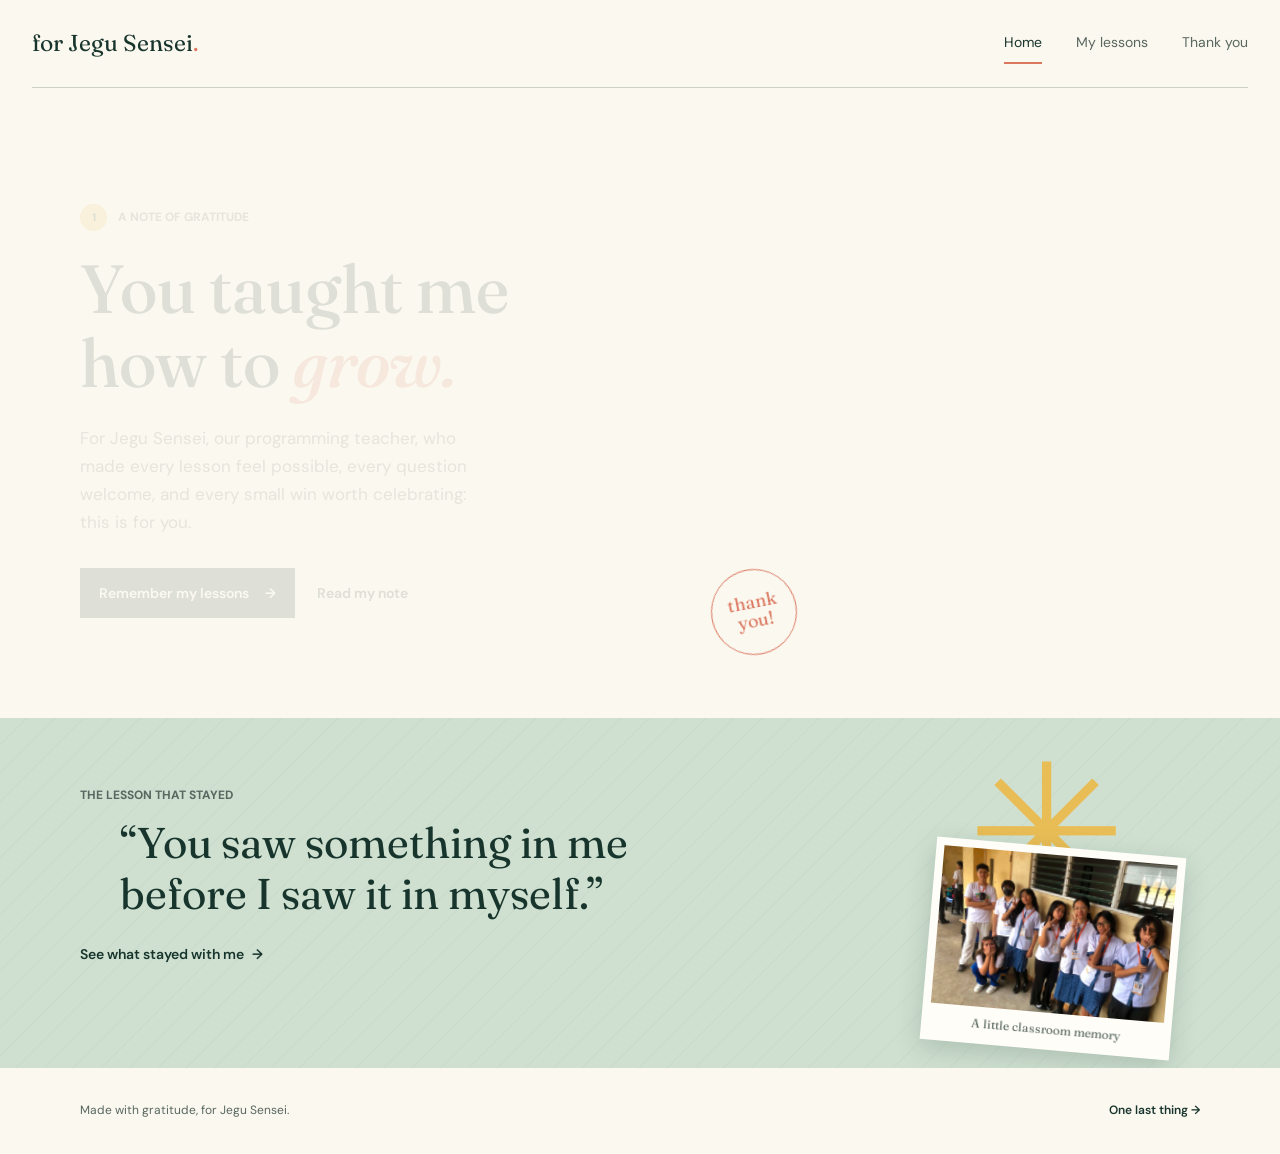
<file: index.html>
<!DOCTYPE html>
<html lang="en">
<head>
  <meta charset="UTF-8">
  <meta name="viewport" content="width=device-width, initial-scale=1">
  <meta http-equiv="refresh" content="0; url=appreciation%20page/index.html">
  <title>Opening the website...</title>
</head>
<body>
  <p><a href="appreciation%20page/index.html">Open the website</a></p>
</body>
</html>
</file>
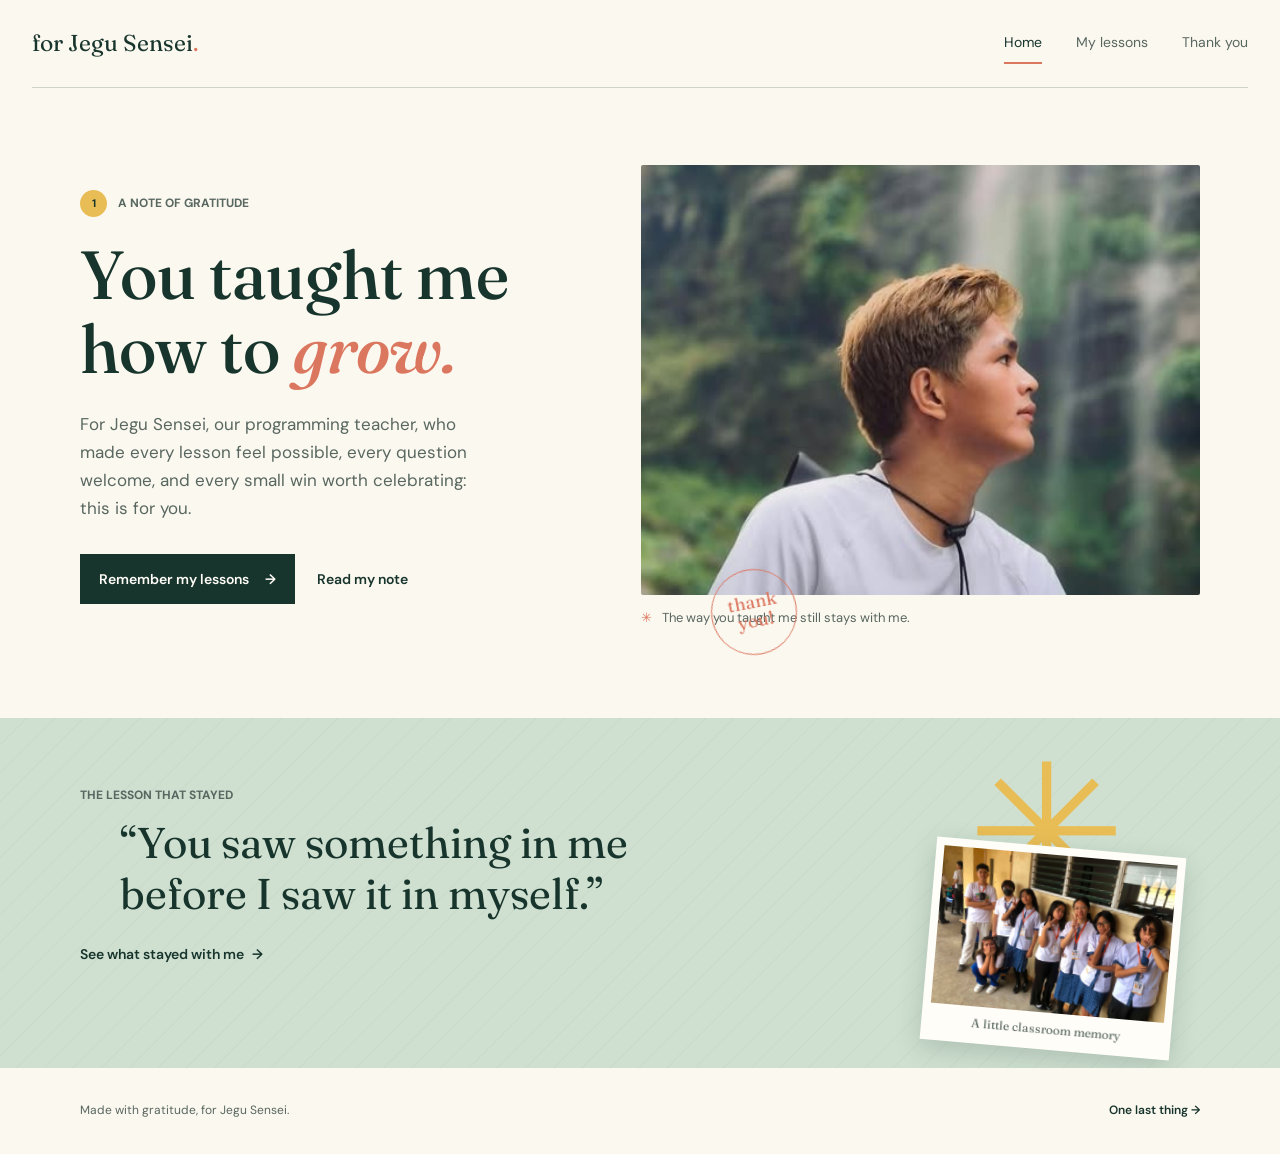
<file: appreciation page/index.html>
<!doctype html>
<html>
<head>
	<title>For Jegu Sensei | A Thank-You</title>
	<link rel="stylesheet" href="style.css">
</head>
<body class="page-home">
	<header class="site-header">
		<a class="wordmark" href="index.html" aria-label="For Jegu Sensei home">for Jegu Sensei<span>.</span></a>
		<nav class="site-nav" aria-label="Main navigation">
			<a class="current" aria-current="page" href="home.html">Home</a>
			<a href="Document/2nd page.html">My lessons</a>
			<a href="Document/3rd page.html">Thank you</a>
		</nav>
	</header>

	<main>
		<section class="home-hero wrap">
			<div class="hero-copy">
				<p class="eyebrow"><span>1</span> A note of gratitude</p>
				<h1>You taught me<br>how to <em>grow.</em></h1>
				<p class="hero-summary">For Jegu Sensei, our programming teacher, who made every lesson feel possible, every question welcome, and every small win worth celebrating: this is for you.</p>
				<div class="hero-actions">
					<a class="button button-dark" href="Document/2nd page.html">Remember my lessons <span aria-hidden="true">&#8594;</span></a>
					<a class="text-link" href="Document/3rd page.html">Read my note</a>
				</div>
			</div>
			<figure class="hero-figure">
				<img src="Images/Sir jeguu.jpg" alt="Jegu Sensei and students posing together in the hallway">
				<figcaption><span class="caption-mark" aria-hidden="true">✳</span> The way you taught me still stays with me.</figcaption>
			</figure>
			<span class="hero-doodle" aria-hidden="true">thank<br>you!</span>
		</section>

		<section class="quote-band">
			<div class="wrap quote-content">
				<p class="eyebrow">The lesson that stayed</p>
				<blockquote>“You saw something in me<br>before I saw it in myself.”</blockquote>
				<a class="text-link" href="Document/2nd page.html">See what stayed with me <span aria-hidden="true">&#8594;</span></a>
			</div>
			<span class="quote-sun" aria-hidden="true">✳</span>
			<figure class="random-snapshot">
				<img src="Images/random%20pic.jpg" alt="Jegu Sensei's students smiling together in their classroom">
				<figcaption>A little classroom memory</figcaption>
			</figure>
		</section>
	</main>

	<footer class="site-footer wrap">
		<span>Made with gratitude, for Jegu Sensei.</span>
		<a href="Document/3rd page.html">One last thing <span aria-hidden="true">&#8594;</span></a>
	</footer>
</body>
</html>
</file>
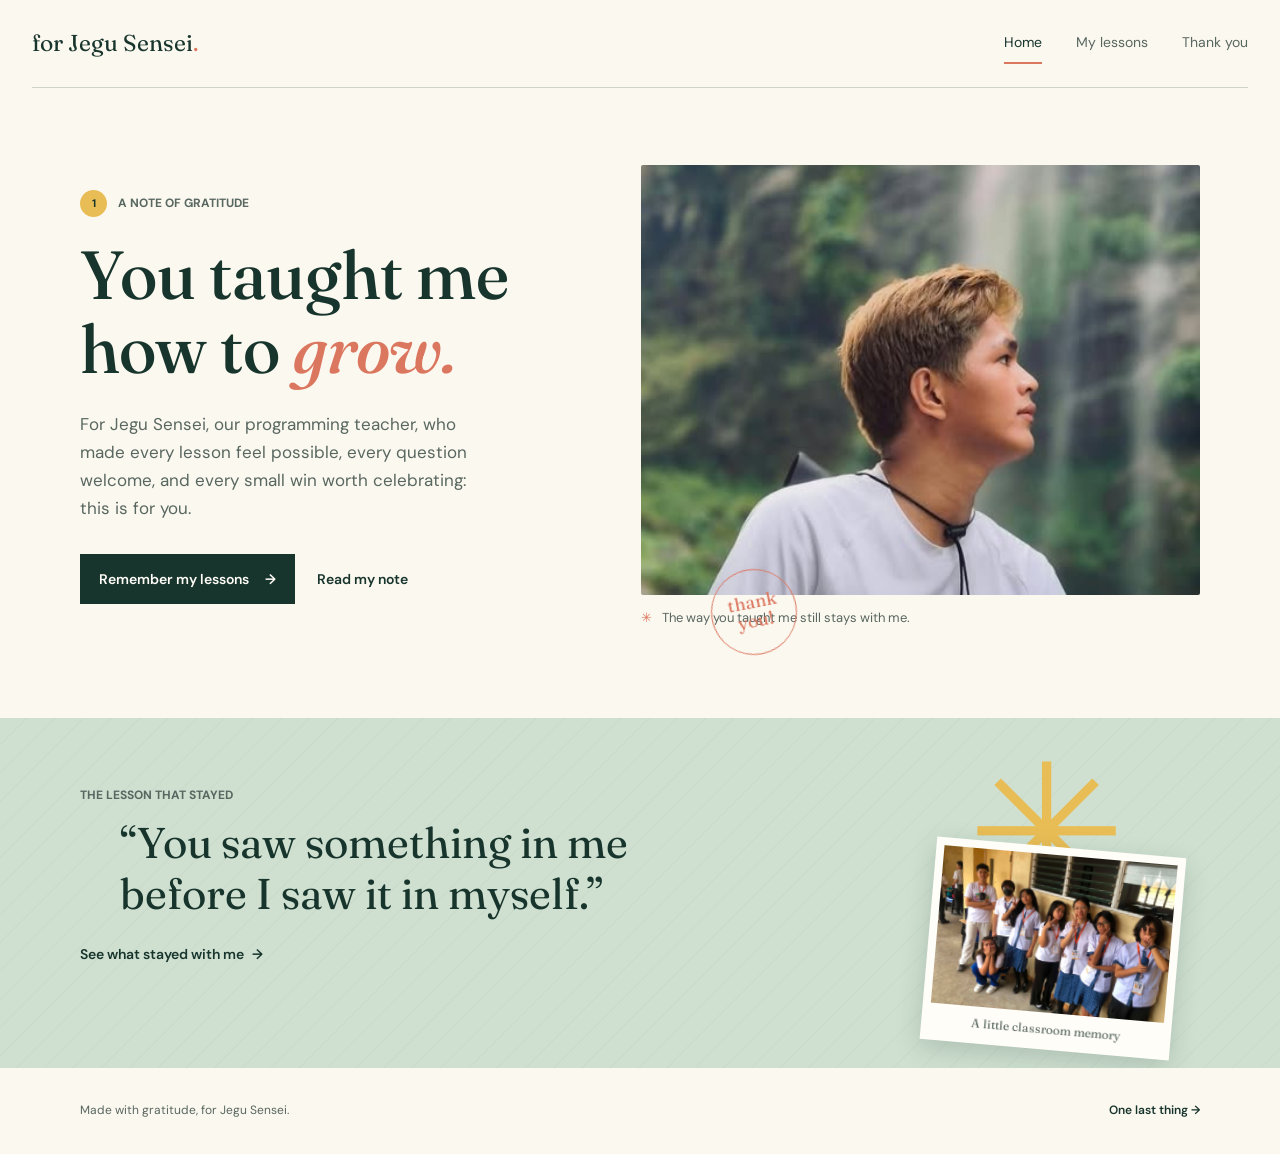
<file: appreciation page/home.html>
<!doctype html>
<html>
<head>
	<title>For Jegu Sensei | A Thank-You</title>
	<link rel="stylesheet" href="style.css">
</head>
<body class="page-home">
	<header class="site-header">
		<a class="wordmark" href="home.html" aria-label="For Jegu Sensei home">for Jegu Sensei<span>.</span></a>
		<nav class="site-nav" aria-label="Main navigation">
			<a class="current" aria-current="page" href="home.html">Home</a>
			<a href="Document/2nd page.html">My lessons</a>
			<a href="Document/3rd page.html">Thank you</a>
		</nav>
	</header>

	<main>
		<section class="home-hero wrap">
			<div class="hero-copy">
				<p class="eyebrow"><span>1</span> A note of gratitude</p>
				<h1>You taught me<br>how to <em>grow.</em></h1>
				<p class="hero-summary">For Jegu Sensei, our programming teacher, who made every lesson feel possible, every question welcome, and every small win worth celebrating: this is for you.</p>
				<div class="hero-actions">
					<a class="button button-dark" href="Document/2nd page.html">Remember my lessons <span aria-hidden="true">&#8594;</span></a>
					<a class="text-link" href="Document/3rd page.html">Read my note</a>
				</div>
			</div>
			<figure class="hero-figure">
				<img src="Images/Sir jeguu.jpg" alt="Jegu Sensei and students posing together in the hallway">
				<figcaption><span class="caption-mark" aria-hidden="true">✳</span> The way you taught me still stays with me.</figcaption>
			</figure>
			<span class="hero-doodle" aria-hidden="true">thank<br>you!</span>
		</section>

		<section class="quote-band">
			<div class="wrap quote-content">
				<p class="eyebrow">The lesson that stayed</p>
				<blockquote>“You saw something in me<br>before I saw it in myself.”</blockquote>
				<a class="text-link" href="Document/2nd page.html">See what stayed with me <span aria-hidden="true">&#8594;</span></a>
			</div>
			<span class="quote-sun" aria-hidden="true">✳</span>
			<figure class="random-snapshot">
				<img src="Images/random%20pic.jpg" alt="Jegu Sensei's students smiling together in their classroom">
				<figcaption>A little classroom memory</figcaption>
			</figure>
		</section>
	</main>

	<footer class="site-footer wrap">
		<span>Made with gratitude, for Jegu Sensei.</span>
		<a href="Document/3rd page.html">One last thing <span aria-hidden="true">&#8594;</span></a>
	</footer>
</body>
</html>
</file>
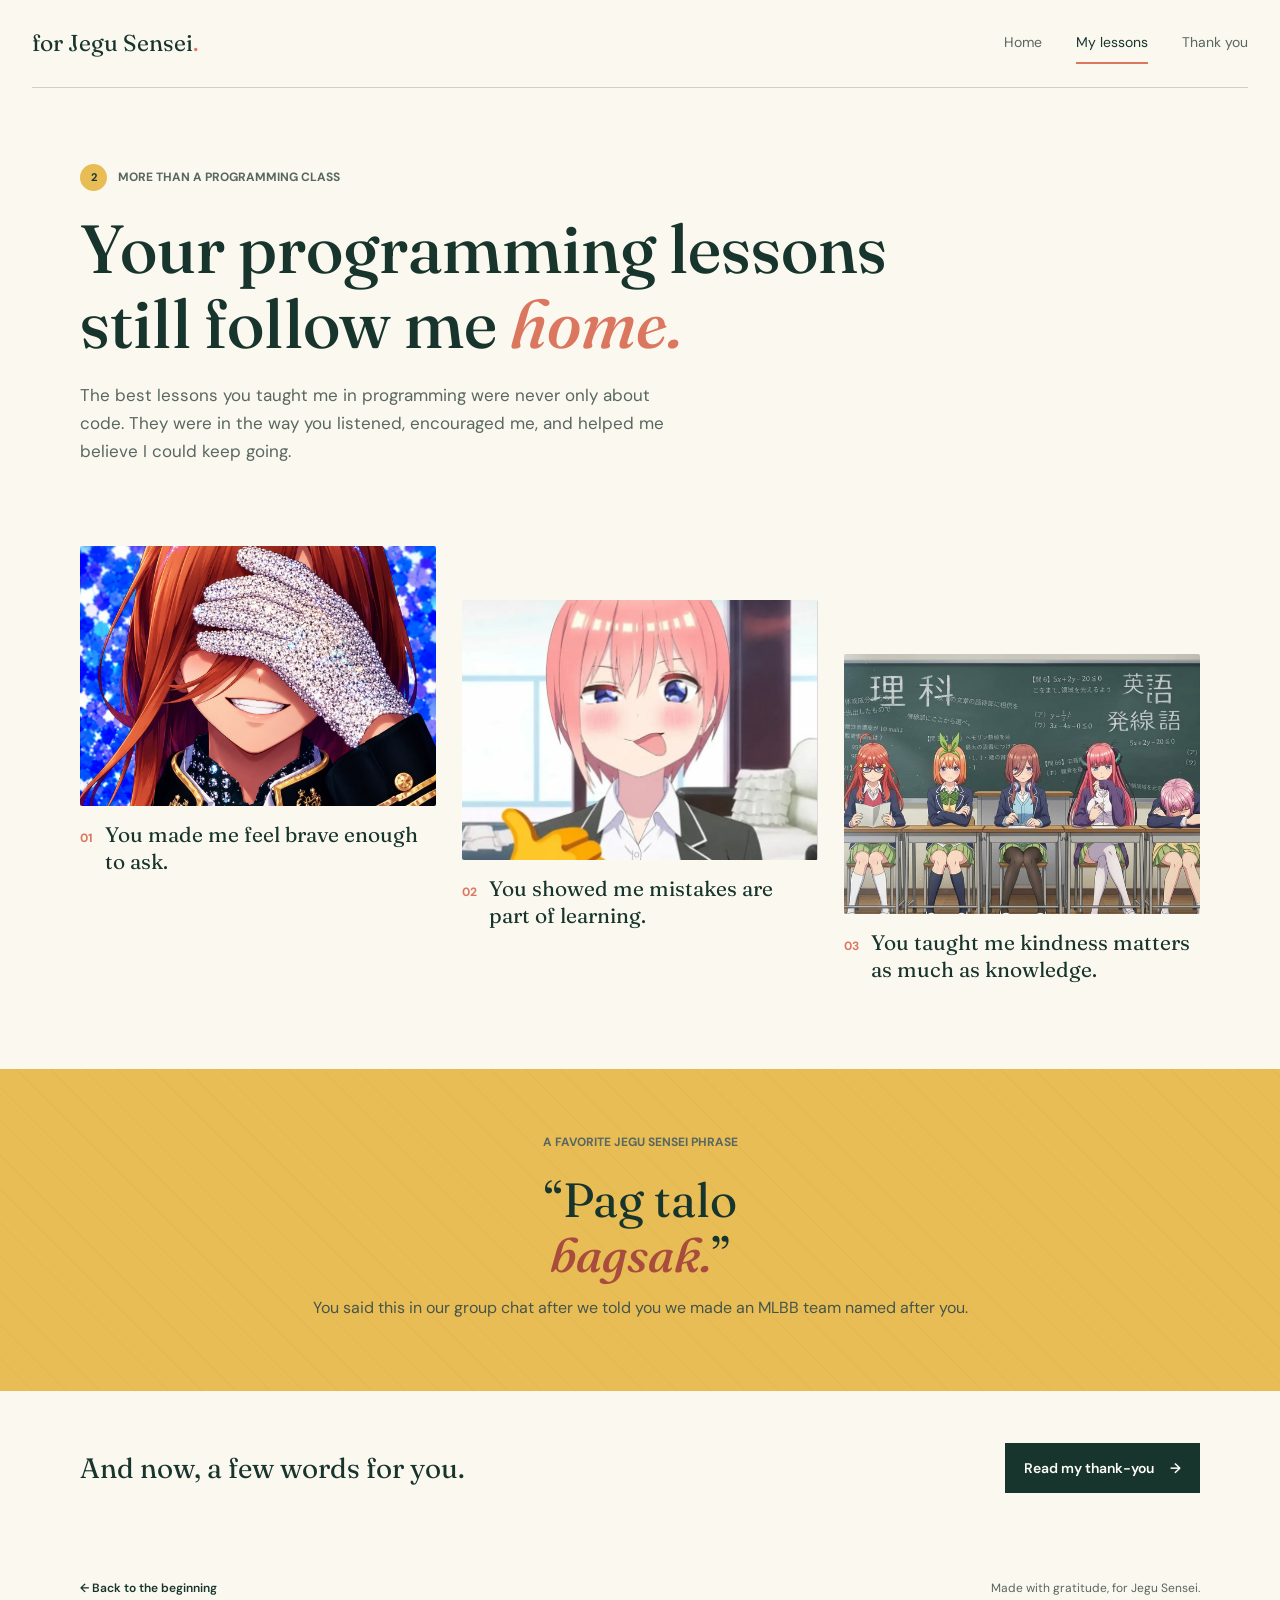
<file: appreciation page/Document/2nd page.html>
<!doctype html>
<html>
<head>
	<title>Programming Lessons | For Jegu Sensei</title>
	<link rel="stylesheet" href="../style.css">
</head>
<body class="page-lessons">
	<header class="site-header">
		<a class="wordmark" href="../home.html" aria-label="For Jegu Sensei home">for Jegu Sensei<span>.</span></a>
		<nav class="site-nav" aria-label="Main navigation">
			<a href="../index.html">Home</a>
			<a class="current" aria-current="page" href="2nd page.html">My lessons</a>
			<a href="3rd page.html">Thank you</a>
		</nav>
	</header>

	<main>
		<section class="page-intro wrap">
			<p class="eyebrow"><span>2</span> More than a programming class</p>
			<h1>Your programming lessons<br>still follow me <em>home.</em></h1>
			<p class="intro-summary">The best lessons you taught me in programming were never only about code. They were in the way you listened, encouraged me, and helped me believe I could keep going.</p>
		</section>

		<section class="memory-grid wrap" aria-label="Lessons I carry with me">
			<figure class="memory memory-one">
				<img src="../Images/1st pic.jpg" alt="Jegu Sensei celebrating with students" loading="lazy">
				<figcaption><span class="memory-number">01</span><span>You made me feel brave enough to ask.</span></figcaption>
			</figure>
			<figure class="memory memory-two">
				<img src="../Images/2nd pic.jpg" alt="Jegu Sensei celebrating with students" loading="lazy">
				<figcaption><span class="memory-number">02</span><span>You showed me mistakes are part of learning.</span></figcaption>
			</figure>
			<figure class="memory memory-three">
				<img src="../Images/3rd pic.jpg" alt="Jegu Sensei celebrating with students" loading="lazy">
				<figcaption><span class="memory-number">03</span><span>You taught me kindness matters as much as knowledge.</span></figcaption>
			</figure>
		</section>

		<section class="lesson-note">
			<div class="wrap lesson-note-inner">
				<p class="eyebrow">A favorite Jegu Sensei phrase</p>
				<p class="lesson-note-copy">“Pag talo<br><em>bagsak.</em>”</p>
				<p class="lesson-note-small">You said this in our group chat after we told you we made an MLBB team named after you.</p>
			</div>
		</section>

		<section class="next-step wrap">
			<p>And now, a few words for you.</p>
			<a class="button button-dark" href="3rd page.html">Read my thank-you <span aria-hidden="true">&#8594;</span></a>
		</section>
	</main>

	<footer class="site-footer wrap">
		<a href="../home.html"><span aria-hidden="true">&#8592;</span> Back to the beginning</a>
		<span>Made with gratitude, for Jegu Sensei.</span>
	</footer>
</body>
</html>
</file>
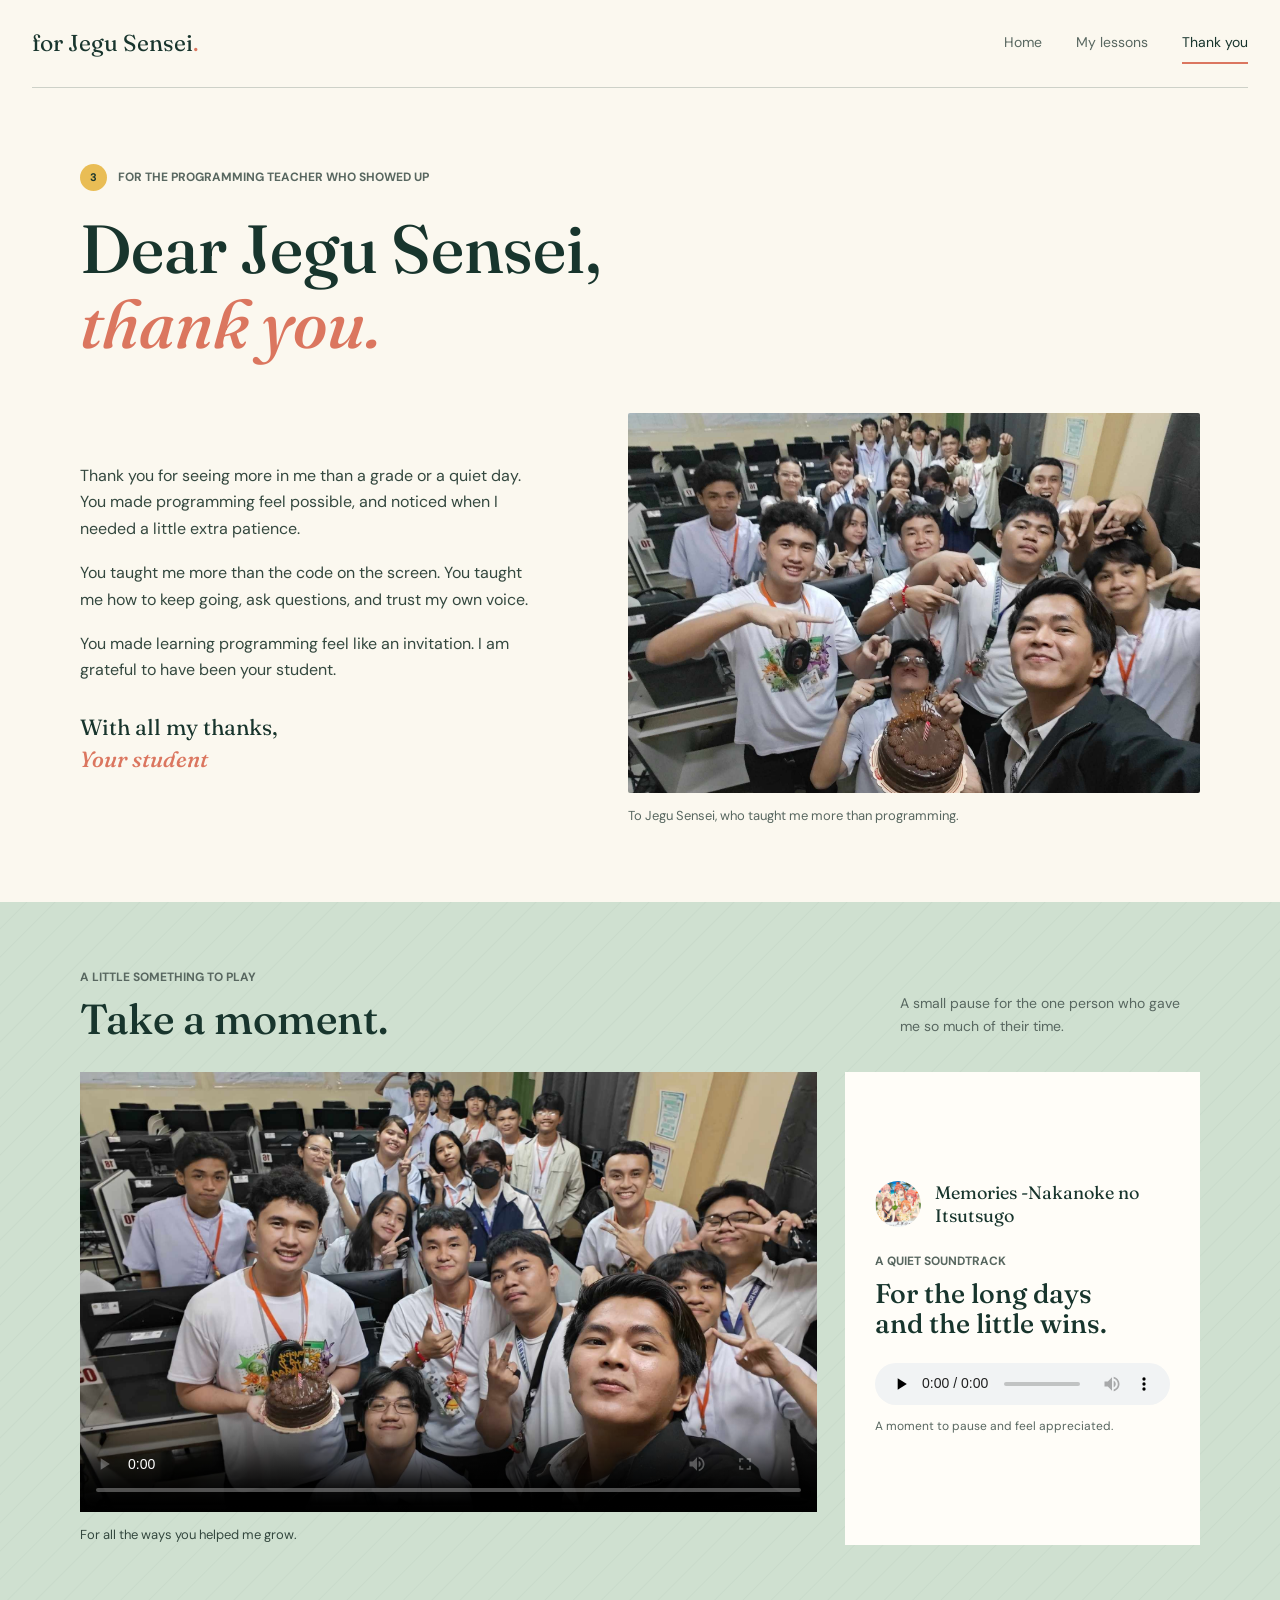
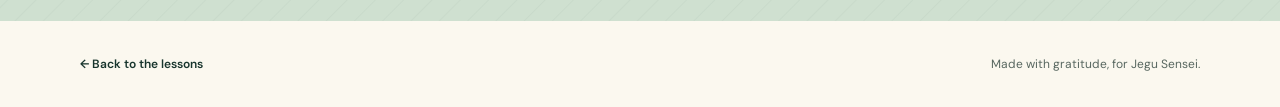
<file: appreciation page/Document/3rd page.html>
<!doctype html>
<html>
<head>
	<title>A Thank-You | Jegu Sensei</title>
	<link rel="stylesheet" href="../style.css">
</head>
<body class="page-thanks">
	<header class="site-header">
		<a class="wordmark" href="../home.html" aria-label="For Jegu Sensei home">for Jegu Sensei<span>.</span></a>
		<nav class="site-nav" aria-label="Main navigation">
			<a href="../index.html">Home</a>
			<a href="2nd page.html">My lessons</a>
			<a class="current" aria-current="page" href="3rd page.html">Thank you</a>
		</nav>
	</header>

	<main>
		<section class="page-intro wrap thanks-intro">
			<p class="eyebrow"><span>3</span> For the programming teacher who showed up</p>
			<h1>Dear Jegu Sensei,<br><em>thank you.</em></h1>
		</section>

		<section class="letter-layout wrap">
			<div class="letter-copy">
				<p>Thank you for seeing more in me than a grade or a quiet day. You made programming feel possible, and noticed when I needed a little extra patience.</p>
				<p>You taught me more than the code on the screen. You taught me how to keep going, ask questions, and trust my own voice.</p>
				<p>You made learning programming feel like an invitation. I am grateful to have been your student.</p>
				<p class="letter-signoff">With all my thanks,<br><em>Your student</em></p>
			</div>
			<figure class="letter-figure">
				<img src="../Images/Bday Sir Jegu.jpg" alt="Jegu Sensei and students celebrating together" loading="lazy">
				<figcaption>To Jegu Sensei, who taught me more than programming.</figcaption>
			</figure>
		</section>

		<section class="media-section">
			<div class="wrap">
				<div class="media-heading">
					<div>
						<p class="eyebrow">A little something to play</p>
						<h2>Take a moment.</h2>
					</div>
					<p>A small pause for the one person who gave me so much of their time.</p>
				</div>
				<div class="media-grid">
					<figure class="video-feature">
						<video controls preload="metadata" poster="../Images/pre load image.jpg" aria-label="A short, quiet video about growth">
							<source src="../videos/birthday surprise.mp4" type="video/mp4">
							Your browser does not support embedded video. Please try a modern browser.
						</video>
						<figcaption>For all the ways you helped me grow.</figcaption>
					</figure>
					<div class="audio-feature">
						<div class="audio-title-row">
							<img class="audio-mark" src="../Images/icon%20for%20audio.png" alt="Anime illustration of friends at the beach">
							<p class="audio-title">Memories -Nakanoke no Itsutsugo</p>
						</div>
						<p class="eyebrow">A quiet soundtrack</p>
						<h3>For the long days<br>and the little wins.</h3>
						<audio controls autoplay preload="none" aria-label="Listen to Memories by Nakanoke no Itsutsugo">
							<source src="../audio/Memories.mp3" type="audio/mpeg">
							Your browser does not support embedded audio.
						</audio>
						<p class="audio-caption">A moment to pause and feel appreciated.</p>
					</div>
				</div>
			</div>
		</section>
	</main>

	<footer class="site-footer wrap">
		<a href="2nd page.html"><span aria-hidden="true">&#8592;</span> Back to the lessons</a>
		<span>Made with gratitude, for Jegu Sensei.</span>
	</footer>
</body>
</html>
</file>
<file: appreciation page/style.css>
@import url('https://fonts.googleapis.com/css2?family=DM+Sans:wght@400;500;600;700&family=Fraunces:opsz,wght@9..144,500;9..144,600&display=swap');

:root {
  color-scheme: light;
  --ink: #18352d;
  --muted: #586760;
  --paper: #fbf8ef;
  --white: #fffdf8;
  --green: #cfe0d0;
  --coral: #db765f;
  --sun: #e9bd55;
  --line: rgba(24, 53, 45, 0.2);
  --sans: 'DM Sans', 'Trebuchet MS', sans-serif;
  --serif: 'Fraunces', Georgia, serif;
}

* {
  box-sizing: border-box;
}

html {
  scroll-behavior: smooth;
}

body {
  margin: 0;
  background: var(--paper);
  color: var(--ink);
  font-family: var(--sans);
  font-size: 16px;
  line-height: 1.65;
}

img,
video {
  display: block;
  width: 100%;
}

img {
  object-fit: cover;
}

a {
  color: inherit;
  text-decoration: none;
}

a:focus-visible,
audio:focus-visible,
video:focus-visible {
  outline: 3px solid var(--coral);
  outline-offset: 4px;
}

.wrap {
  width: min(1120px, calc(100% - 64px));
  margin-inline: auto;
}

.site-header {
  width: min(1280px, calc(100% - 64px));
  min-height: 88px;
  margin-inline: auto;
  display: flex;
  align-items: center;
  justify-content: space-between;
  gap: 28px;
  border-bottom: 1px solid var(--line);
}

.wordmark {
  font-family: var(--serif);
  font-size: 23px;
  line-height: 1;
  white-space: nowrap;
}

.wordmark span {
  color: var(--coral);
}

.site-nav {
  display: flex;
  align-items: center;
  gap: 34px;
  font-size: 14px;
}

.site-nav a {
  padding-block: 8px;
  color: var(--muted);
  border-bottom: 2px solid transparent;
}

.site-nav a:hover,
.site-nav a.current {
  color: var(--ink);
  border-bottom-color: var(--coral);
}

.home-hero {
  min-height: 630px;
  padding-block: 72px 84px;
  display: grid;
  grid-template-columns: 0.95fr 1.05fr;
  align-items: center;
  gap: 56px;
  position: relative;
}

.hero-copy {
  position: relative;
  z-index: 1;
  animation: rise-in 700ms ease both;
}

.eyebrow {
  margin: 0 0 20px;
  color: var(--muted);
  font-size: 12px;
  font-weight: 700;
  text-transform: uppercase;
}

.eyebrow span {
  display: inline-grid;
  width: 27px;
  height: 27px;
  margin-right: 8px;
  place-items: center;
  border-radius: 50%;
  background: var(--sun);
  color: var(--ink);
  font-size: 11px;
}

h1,
h2,
h3,
blockquote,
p {
  margin-top: 0;
}

h1,
h2,
h3 {
  font-family: var(--serif);
  font-weight: 500;
  line-height: 1.1;
}

h1 {
  margin-bottom: 24px;
  font-size: 68px;
}

h1 em,
.lesson-note-copy em,
.letter-signoff em {
  color: var(--coral);
  font-weight: 500;
}

.hero-summary,
.intro-summary {
  max-width: 420px;
  color: var(--muted);
  font-size: 17px;
}

.hero-actions {
  margin-top: 32px;
  display: flex;
  align-items: center;
  flex-wrap: wrap;
  gap: 22px;
}

.button {
  min-height: 50px;
  padding: 12px 18px;
  display: inline-flex;
  align-items: center;
  justify-content: center;
  gap: 16px;
  border: 1px solid transparent;
  font-size: 14px;
  font-weight: 600;
  transition: transform 180ms ease, background 180ms ease;
}

.button:hover {
  transform: translateY(-2px);
}

.button-dark {
  background: var(--ink);
  color: var(--white);
}

.button-dark:hover {
  background: #285044;
}

.text-link {
  display: inline-flex;
  align-items: center;
  gap: 8px;
  font-size: 14px;
  font-weight: 600;
}

.text-link:hover,
.site-footer a:hover {
  color: #a84d3d;
}

.hero-figure {
  margin: 0;
  animation: rise-in 800ms 100ms ease both;
}

.hero-figure img {
  height: 430px;
  border-radius: 2px;
}

.hero-figure figcaption,
.letter-figure figcaption,
.video-feature figcaption {
  padding-top: 12px;
  color: var(--muted);
  font-size: 13px;
}

.caption-mark {
  margin-right: 7px;
  color: var(--coral);
}

.hero-doodle {
  position: absolute;
  right: 36%;
  bottom: 63px;
  width: 86px;
  height: 86px;
  display: grid;
  place-content: center;
  transform: rotate(-11deg);
  border: 1px solid var(--coral);
  border-radius: 50%;
  color: var(--coral);
  font-family: var(--serif);
  font-size: 18px;
  line-height: 1.05;
  text-align: center;
}

.quote-band {
  min-height: 350px;
  padding-block: 68px;
  overflow: hidden;
  position: relative;
  background-color: var(--green);
  background-image: repeating-linear-gradient(135deg, transparent 0, transparent 18px, rgba(24, 53, 45, 0.035) 19px, transparent 20px);
}

.quote-content {
  position: relative;
  z-index: 1;
}

.quote-content .eyebrow {
  margin-bottom: 12px;
}

blockquote {
  margin-bottom: 22px;
  font-family: var(--serif);
  font-size: 43px;
  line-height: 1.18;
}

.quote-sun {
  position: absolute;
  top: 23px;
  right: 12%;
  color: var(--sun);
  font-size: 190px;
  line-height: 1;
}

.random-snapshot {
  width: 250px;
  margin: 0;
  padding: 8px 8px 10px;
  position: absolute;
  right: 8%;
  bottom: 18px;
  z-index: 2;
  transform: rotate(5deg);
  background: var(--white);
  box-shadow: 0 8px 24px rgba(24, 53, 45, 0.18);
}

.random-snapshot img {
  height: 158px;
  object-fit: cover;
}

.random-snapshot figcaption {
  padding-top: 7px;
  color: var(--muted);
  font-family: var(--serif);
  font-size: 12px;
  text-align: center;
}

.site-footer {
  min-height: 86px;
  display: flex;
  align-items: center;
  justify-content: space-between;
  gap: 24px;
  color: var(--muted);
  font-size: 12px;
}

.site-footer a {
  color: var(--ink);
  font-weight: 600;
}

.page-intro {
  padding-block: 76px 48px;
}

.page-intro h1 {
  margin-bottom: 20px;
}

.intro-summary {
  max-width: 590px;
}

.memory-grid {
  padding-block: 16px 86px;
  display: grid;
  grid-template-columns: repeat(3, minmax(0, 1fr));
  align-items: start;
  gap: 26px;
}

.memory {
  margin: 0;
}

.memory-two {
  margin-top: 54px;
}

.memory-three {
  margin-top: 108px;
}

.memory img {
  height: 260px;
  border-radius: 2px;
}

.memory figcaption {
  padding-top: 15px;
  display: flex;
  align-items: baseline;
  gap: 12px;
  font-family: var(--serif);
  font-size: 21px;
  line-height: 1.3;
}

.memory-number {
  flex: 0 0 auto;
  color: var(--coral);
  font-family: var(--sans);
  font-size: 12px;
  font-weight: 700;
}

.lesson-note {
  padding-block: 64px 70px;
  background: var(--sun);
  background-image: repeating-linear-gradient(45deg, transparent 0, transparent 22px, rgba(24, 53, 45, 0.035) 23px, transparent 24px);
}

.lesson-note-inner {
  text-align: center;
}

.lesson-note-copy {
  margin-bottom: 12px;
  font-family: var(--serif);
  font-size: 48px;
  line-height: 1.14;
}

.lesson-note-copy em {
  color: #a84d3d;
}

.lesson-note-small {
  margin-bottom: 0;
  color: #46554b;
}

.next-step {
  min-height: 155px;
  display: flex;
  align-items: center;
  justify-content: space-between;
  gap: 24px;
}

.next-step p {
  margin: 0;
  font-family: var(--serif);
  font-size: 28px;
}

.thanks-intro {
  padding-bottom: 20px;
}

.letter-layout {
  padding-block: 12px 76px;
  display: grid;
  grid-template-columns: 0.9fr 1.1fr;
  align-items: center;
  gap: 80px;
}

.letter-copy {
  max-width: 480px;
  color: #34483f;
  font-size: 16px;
}

.letter-copy p {
  margin-bottom: 18px;
}

.letter-copy .letter-signoff {
  margin-top: 28px;
  margin-bottom: 0;
  color: var(--ink);
  font-family: var(--serif);
  font-size: 22px;
  line-height: 1.45;
}

.letter-figure {
  margin: 0;
}

.letter-figure img {
  height: 380px;
  border-radius: 2px;
}

.media-section {
  padding-block: 66px 76px;
  background: var(--green);
  background-image: repeating-linear-gradient(135deg, transparent 0, transparent 18px, rgba(24, 53, 45, 0.035) 19px, transparent 20px);
}

.media-heading {
  margin-bottom: 30px;
  display: flex;
  align-items: end;
  justify-content: space-between;
  gap: 30px;
}

.media-heading .eyebrow {
  margin-bottom: 8px;
}

.media-heading h2 {
  margin-bottom: 0;
  font-size: 42px;
}

.media-heading > p {
  max-width: 300px;
  margin-bottom: 4px;
  color: var(--muted);
  font-size: 14px;
}

.media-grid {
  display: grid;
  grid-template-columns: 1.35fr 0.65fr;
  align-items: stretch;
  gap: 28px;
}

.video-feature {
  margin: 0;
}

.video-feature video {
  height: 100%;
  min-height: 320px;
  max-height: 440px;
  background: var(--ink);
  object-fit: cover;
}

.video-feature figcaption {
  color: #34483f;
}

.audio-feature {
  min-height: 320px;
  padding: 30px;
  display: flex;
  flex-direction: column;
  align-items: flex-start;
  justify-content: center;
  background: var(--white);
}

.audio-title-row {
  margin-bottom: 24px;
  display: flex;
  align-items: center;
  gap: 14px;
}

.audio-mark {
  width: 46px;
  height: 46px;
  flex: 0 0 46px;
  border-radius: 50%;
  object-fit: cover;
}

.audio-title {
  margin: 0;
  color: var(--ink);
  font-family: var(--serif);
  font-size: 18px;
  line-height: 1.3;
}

.audio-feature .eyebrow {
  margin-bottom: 8px;
}

.audio-feature h3 {
  margin-bottom: 24px;
  font-size: 27px;
}

.audio-feature audio {
  width: 100%;
  height: 42px;
}

.audio-caption {
  margin: 12px 0 0;
  color: var(--muted);
  font-size: 12px;
}

@keyframes rise-in {
  from {
    opacity: 0;
    transform: translateY(16px);
  }
  to {
    opacity: 1;
    transform: translateY(0);
  }
}

@media (max-width: 760px) {
  .wrap,
  .site-header {
    width: min(100% - 40px, 600px);
  }

  .site-header {
    min-height: 78px;
    align-items: flex-start;
    justify-content: center;
    flex-direction: column;
    gap: 8px;
    padding-block: 14px;
  }

  .site-nav {
    width: 100%;
    justify-content: space-between;
    gap: 14px;
    font-size: 13px;
  }

  .home-hero {
    min-height: 0;
    padding-block: 52px 58px;
    grid-template-columns: 1fr;
    gap: 34px;
  }

  h1 {
    font-size: 56px;
  }

  .hero-figure img {
    height: 350px;
  }

  .hero-doodle {
    right: 24px;
    bottom: 31px;
    width: 72px;
    height: 72px;
    font-size: 16px;
  }

  .quote-band {
    min-height: 380px;
    padding-block: 58px 150px;
  }

  blockquote {
    font-size: 36px;
  }

  .quote-sun {
    top: 115px;
    right: -30px;
    font-size: 130px;
  }

  .random-snapshot {
    width: 190px;
    right: 24px;
    bottom: 18px;
  }

  .random-snapshot img {
    height: 118px;
  }

  .page-intro {
    padding-block: 56px 32px;
  }

  .memory-grid {
    padding-bottom: 56px;
    grid-template-columns: 1fr;
    gap: 32px;
  }

  .memory-two,
  .memory-three {
    margin-top: 0;
  }

  .memory img {
    height: 300px;
  }

  .lesson-note-copy {
    font-size: 38px;
  }

  .next-step {
    min-height: 175px;
    align-items: flex-start;
    justify-content: center;
    flex-direction: column;
    gap: 12px;
  }

  .letter-layout {
    padding-bottom: 56px;
    grid-template-columns: 1fr;
    gap: 32px;
  }

  .letter-figure img {
    height: 320px;
  }

  .media-heading {
    align-items: flex-start;
    flex-direction: column;
    gap: 12px;
  }

  .media-grid {
    grid-template-columns: 1fr;
    gap: 22px;
  }

  .video-feature video {
    min-height: 240px;
    height: 300px;
  }

  .audio-feature {
    min-height: 290px;
  }
}

@media (max-width: 430px) {
  .wrap,
  .site-header {
    width: calc(100% - 32px);
  }

  .site-nav {
    gap: 9px;
    font-size: 12px;
  }

  h1 {
    font-size: 48px;
  }

  .hero-summary,
  .intro-summary {
    font-size: 16px;
  }

  .hero-figure img,
  .memory img,
  .letter-figure img {
    height: 260px;
  }

  .hero-actions {
    align-items: flex-start;
    flex-direction: column;
    gap: 16px;
  }

  .site-footer {
    min-height: 100px;
    align-items: flex-start;
    justify-content: center;
    flex-direction: column;
    gap: 6px;
  }

  .lesson-note-copy {
    font-size: 32px;
  }

  .media-heading h2 {
    font-size: 36px;
  }
}

@media (prefers-reduced-motion: reduce) {
  *,
  *::before,
  *::after {
    scroll-behavior: auto !important;
    animation-duration: 0.01ms !important;
    animation-iteration-count: 1 !important;
    transition-duration: 0.01ms !important;
  }
}
</file>
